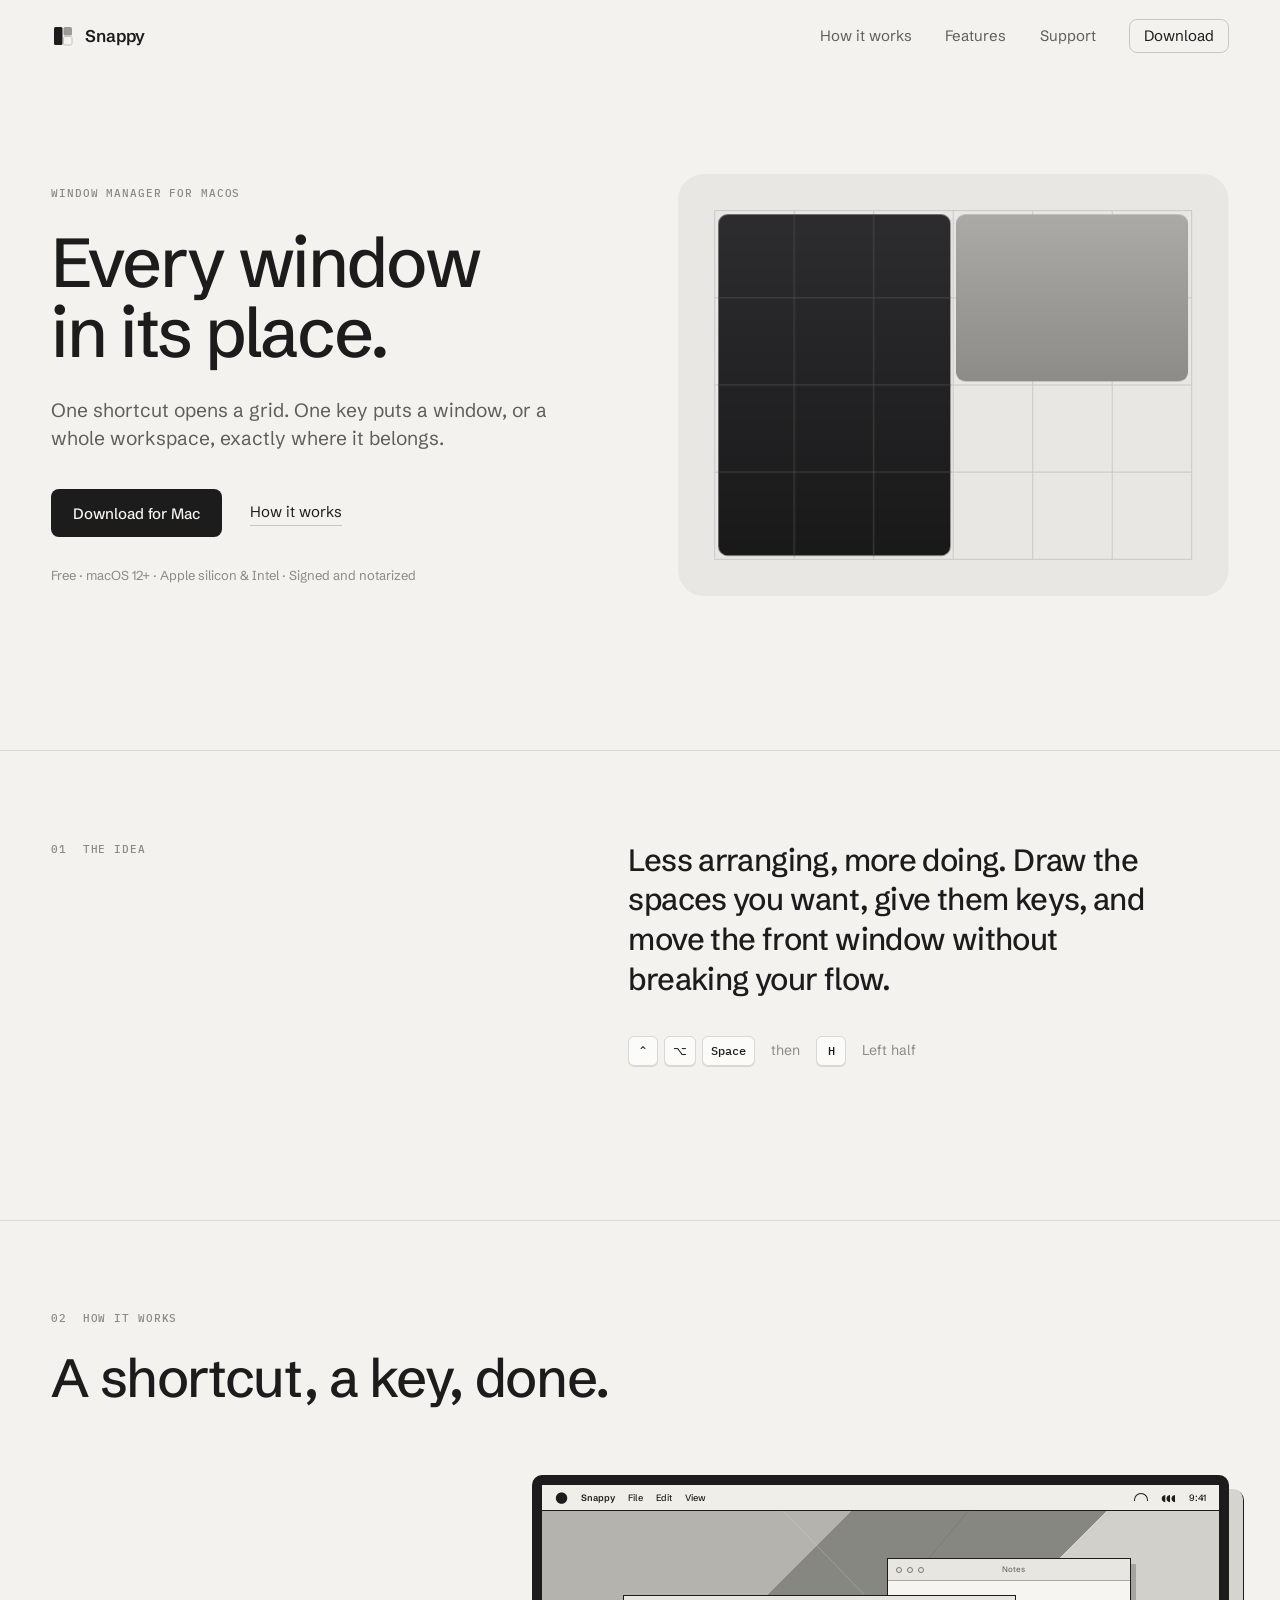
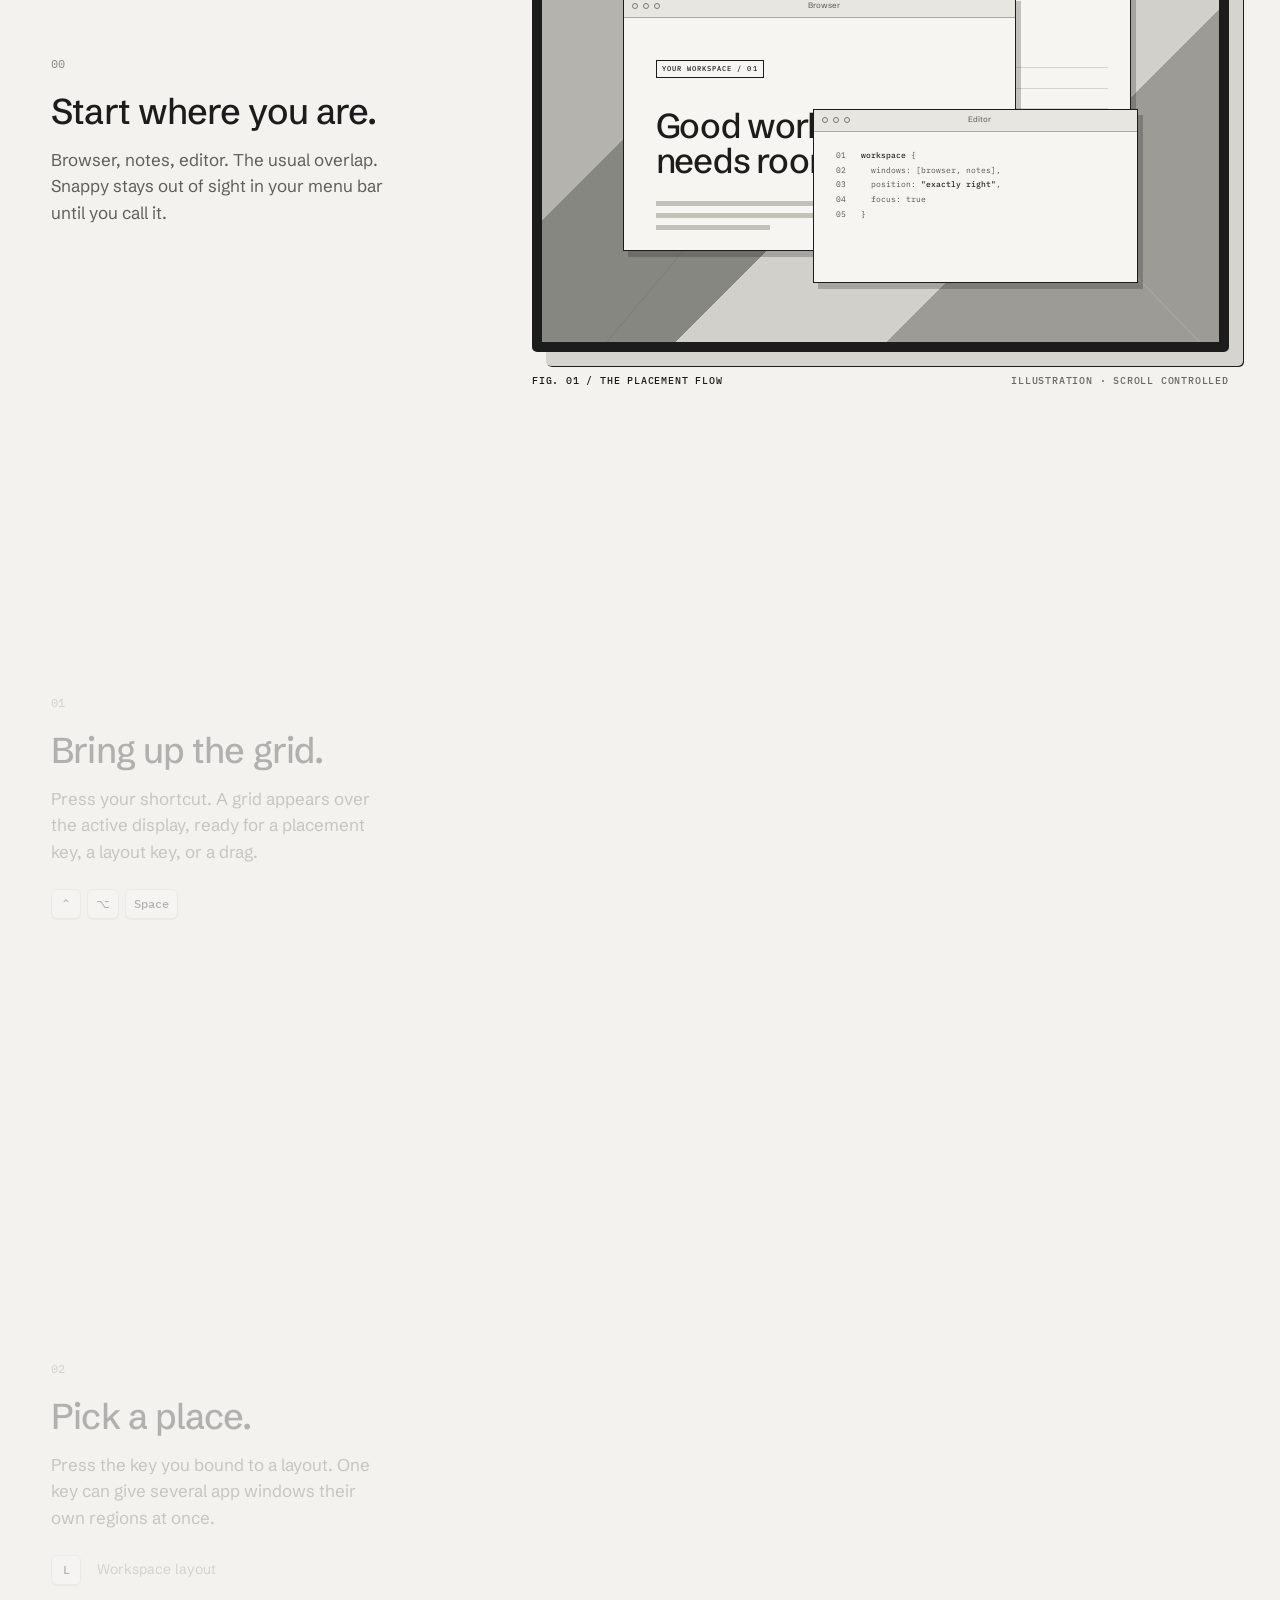
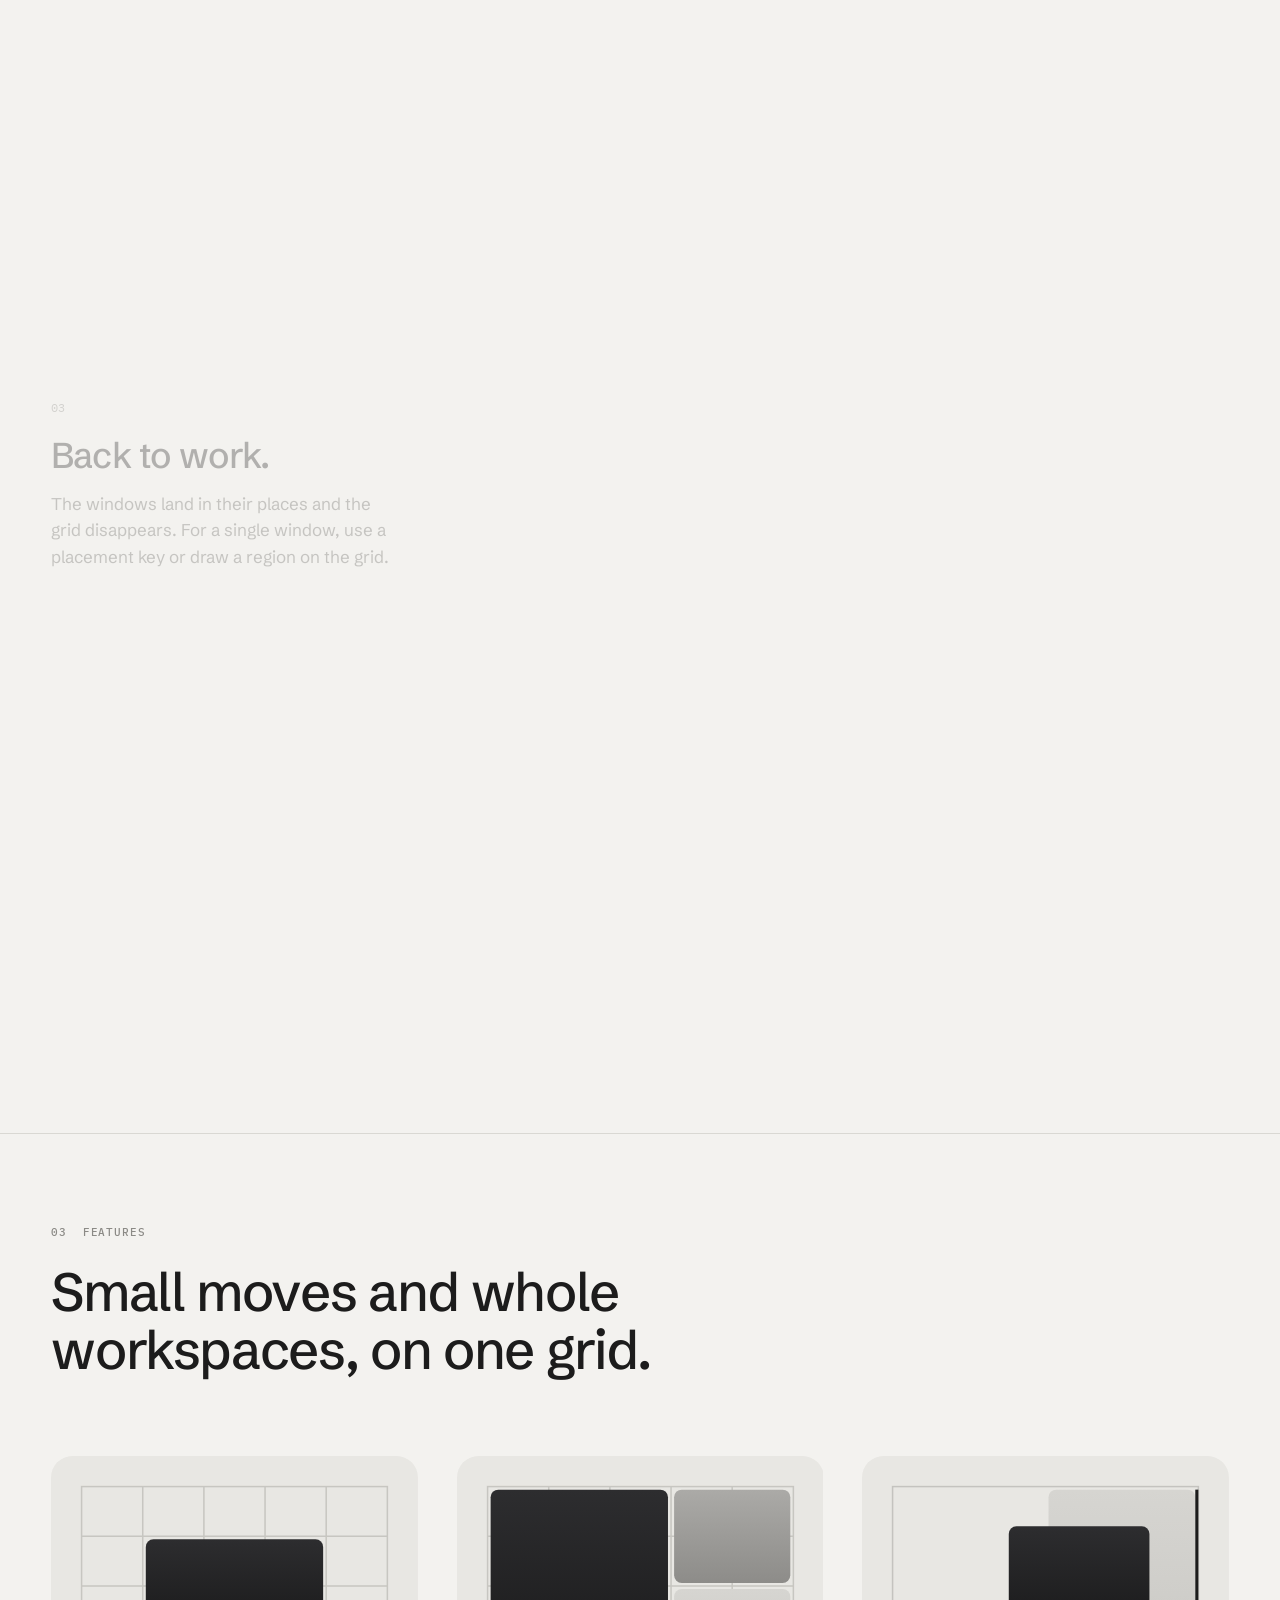
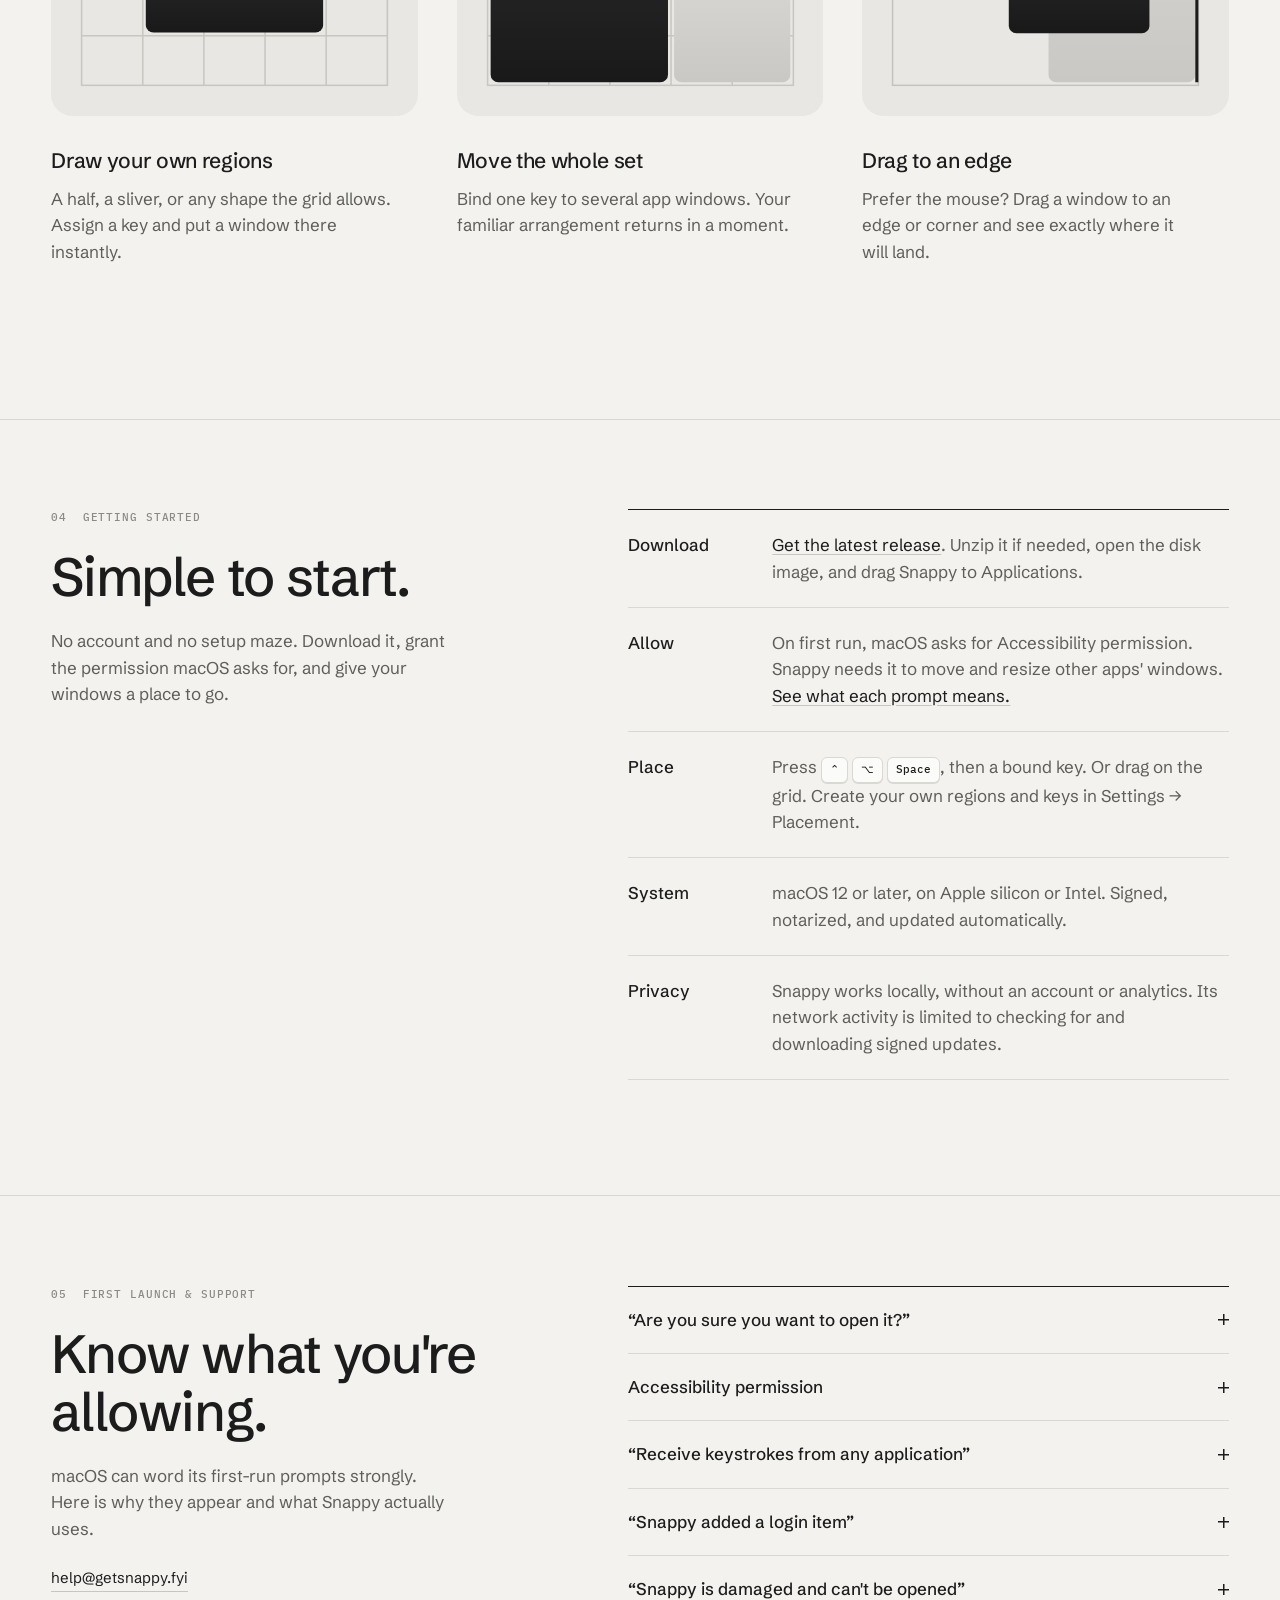
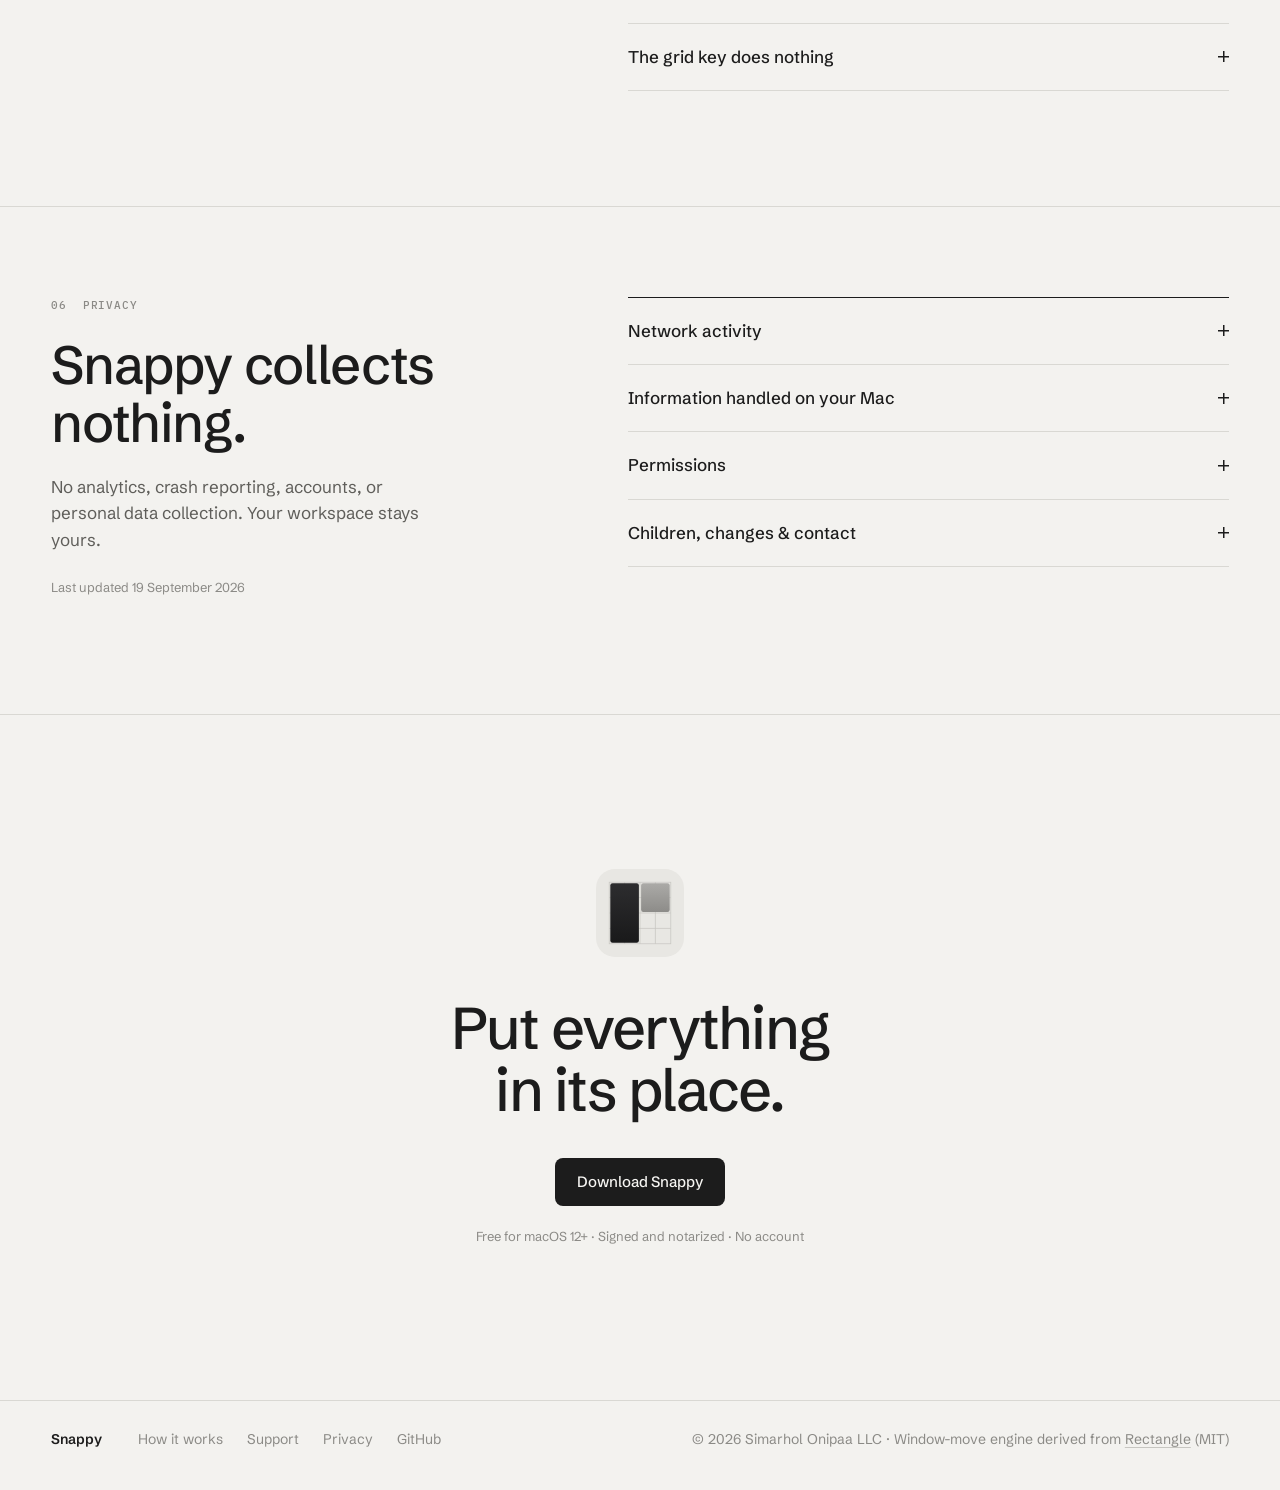
<file: site/index.html>
<!doctype html>
<html lang="en">
<head>
  <meta charset="utf-8">
  <meta name="viewport" content="width=device-width, initial-scale=1">
  <meta name="theme-color" content="#f3f2ef">
  <meta name="description" content="Snappy is a Mac window manager with a grid you control. One shortcut, one key, and every window is exactly where you want it.">
  <title>Snappy — Every window in its place</title>
  <link rel="preconnect" href="https://fonts.googleapis.com">
  <link rel="preconnect" href="https://fonts.gstatic.com" crossorigin>
  <!-- Schibsted Grotesk + Plex Mono, for the page and the walkthrough alike. -->
  <link href="https://fonts.googleapis.com/css2?family=Schibsted+Grotesk:wght@400;500;600&family=IBM+Plex+Mono:wght@400;500;600&display=swap" rel="stylesheet">
  <link rel="icon" href="data:image/svg+xml,%3Csvg xmlns='http://www.w3.org/2000/svg' viewBox='0 0 64 64'%3E%3Crect width='64' height='64' rx='14' fill='%23f1f1ef'/%3E%3Crect x='11' y='11' width='20' height='42' rx='3' fill='%231c1c1c'/%3E%3Crect x='33' y='11' width='20' height='20' rx='3' fill='%239a9a97'/%3E%3C/svg%3E">
  <link rel="stylesheet" href="./style.css">
  <script src="./scroll.js" defer></script>
</head>
<body>
  <svg width="0" height="0" style="position:absolute" aria-hidden="true">
    <defs>
      <linearGradient id="g-ink" x1="0" y1="0" x2="0" y2="1"><stop offset="0" stop-color="#2d2d2f"/><stop offset="1" stop-color="#19191a"/></linearGradient>
      <linearGradient id="g-mid" x1="0" y1="0" x2="0" y2="1"><stop offset="0" stop-color="#abaaa7"/><stop offset="1" stop-color="#8d8c89"/></linearGradient>
      <linearGradient id="g-pale" x1="0" y1="0" x2="0" y2="1"><stop offset="0" stop-color="#d6d5d1"/><stop offset="1" stop-color="#c9c8c4"/></linearGradient>
    </defs>
  </svg>

  <header class="site-header">
    <div class="shell header-inner">
      <a class="brand" href="#top" aria-label="Snappy home">
        <span class="brand-marks" aria-hidden="true">
          <svg class="mark-full" viewBox="0 0 24 24"><rect x="3" y="3" width="8.5" height="18" rx="1.5" fill="#1c1c1c"/><rect x="12.5" y="3" width="8.5" height="8.5" rx="1.5" fill="#9a9a97"/><rect x="12.5" y="12.5" width="8.5" height="8.5" rx="1.5" fill="none" stroke="#c4c3bf"/></svg>
          <svg class="mark-pixel" viewBox="0 0 14 14" shape-rendering="crispEdges"><rect x="0" y="0" width="6" height="14" fill="#1c1c1c"/><rect x="8" y="0" width="6" height="6" fill="#9a9a97"/><rect x="8.5" y="8.5" width="5" height="5" fill="none" stroke="#b9b8b3"/></svg>
        </span>
        <span class="brand-name">Snappy</span>
      </a>
      <nav class="nav" aria-label="Main navigation">
        <a href="#how-it-works">How it works</a>
        <a href="#features">Features</a>
        <a href="#first-launch">Support</a>
        <a class="nav-download" href="https://github.com/travismarceau/snappy/releases/latest/download/Snappy.dmg.zip"><span>Download</span></a>
      </nav>
    </div>
  </header>

  <main id="top">
    <section class="hero" aria-labelledby="hero-title">
      <div class="shell hero-inner">
        <div class="hero-copy">
          <p class="label">Window manager for macOS</p>
          <h1 id="hero-title">Every window<br>in its place.</h1>
          <p class="lede">One shortcut opens a grid. One key puts a window, or a whole workspace, exactly where it belongs.</p>
          <div class="actions">
            <a class="button" href="https://github.com/travismarceau/snappy/releases/latest/download/Snappy.dmg.zip">Download for Mac</a>
            <a class="quiet-link" href="#how-it-works">How it works</a>
          </div>
          <p class="meta">Free · macOS 12+ · Apple silicon &amp; Intel · Signed and notarized</p>
        </div>

        <figure class="hero-art" aria-hidden="true">
          <svg viewBox="0 0 600 460" class="composition">
            <defs><clipPath id="clip-ink"><rect x="44" y="44" width="253" height="372" rx="10"/></clipPath></defs>
            <rect class="plate" x="0" y="0" width="600" height="460" rx="28"/>
            <g class="grid-lines">
              <rect x="40" y="40" width="520" height="380" fill="none"/>
              <path d="M126.7 40V420M213.3 40V420M300 40V420M386.7 40V420M473.3 40V420M40 135H560M40 230H560M40 325H560"/>
            </g>
            <rect class="block b-mid" x="303" y="44" width="253" height="182" rx="10" fill="url(#g-mid)"/>
            <rect class="block b-ink" x="44" y="44" width="253" height="372" rx="10" fill="url(#g-ink)"/>
            <path class="grid-on-ink" clip-path="url(#clip-ink)" d="M126.7 40V420M213.3 40V420M40 135H300M40 230H300M40 325H300"/>
          </svg>
        </figure>
      </div>
    </section>

    <section class="statement" aria-labelledby="statement-title">
      <div class="shell statement-inner">
        <p class="label">01 &nbsp;The idea</p>
        <div>
          <h2 id="statement-title">Less arranging, more doing. Draw the spaces you want, give them keys, and move the front window without breaking your flow.</h2>
          <p class="keyline" aria-label="Press Control, Option, Space, then H for the left half"><kbd>⌃</kbd><kbd>⌥</kbd><kbd>Space</kbd><span>then</span><kbd>H</kbd><span>Left half</span></p>
        </div>
      </div>
    </section>

    <section class="story" id="how-it-works" aria-labelledby="story-title">
      <div class="shell">
        <div class="section-head">
          <p class="label">02 &nbsp;How it works</p>
          <h2 id="story-title">A shortcut, a key, done.</h2>
        </div>
        <div class="story-layout">
          <div class="story-steps">
            <article class="story-step is-active" data-step="0"><span class="step-num">00</span><h3>Start where you are.</h3><p>Browser, notes, editor. The usual overlap. Snappy stays out of sight in your menu bar until you call it.</p></article>
            <article class="story-step" data-step="1"><span class="step-num">01</span><h3>Bring up the grid.</h3><p>Press your shortcut. A grid appears over the active display, ready for a placement key, a layout key, or a drag.</p><div class="step-command"><kbd>⌃</kbd><kbd>⌥</kbd><kbd>Space</kbd></div></article>
            <article class="story-step" data-step="2"><span class="step-num">02</span><h3>Pick a place.</h3><p>Press the key you bound to a layout. One key can give several app windows their own regions at once.</p><div class="step-command"><kbd>L</kbd><span>Workspace layout</span></div></article>
            <article class="story-step" data-step="3"><span class="step-num">03</span><h3>Back to work.</h3><p>The windows land in their places and the grid disappears. For a single window, use a placement key or draw a region on the grid.</p></article>
          </div>
          <div class="story-visual" role="img" aria-label="Illustration of a desktop: Snappy's grid appears, a layout is selected, and windows move into place">
            <div class="desktop-wrap">
              <div class="desktop" id="desktop-demo" data-state="0" aria-hidden="true">
                <div class="menu-bar"><span class="menu-left"><span class="apple">●</span><strong>Snappy</strong><span>File</span><span>Edit</span><span>View</span></span><span class="menu-right"><span class="signal"></span><span>◖◖◖</span><span>9:41</span></span></div>
                <div class="window notes"><div class="window-bar"><i class="dot"></i><i class="dot"></i><i class="dot"></i><span class="window-title">Notes</span></div><div class="notes-body"><b>The plan.</b><span>01 &nbsp; Find some space</span><span>02 &nbsp; Put things there</span><span>03 &nbsp; Get going</span></div></div>
                <div class="window browser"><div class="window-bar"><i class="dot"></i><i class="dot"></i><i class="dot"></i><span class="window-title">Browser</span></div><div class="browser-body"><span class="browser-tag">Your workspace / 01</span><strong>Good work<br>needs room.</strong><span class="body-line"></span><span class="body-line short"></span><span class="body-line tiny"></span></div></div>
                <div class="window code"><div class="window-bar"><i class="dot"></i><i class="dot"></i><i class="dot"></i><span class="window-title">Editor</span></div><div class="code-body"><span>01 &nbsp; <em>workspace</em> {</span><span>02 &nbsp; &nbsp; windows: [browser, notes],</span><span>03 &nbsp; &nbsp; position: <em>"exactly right"</em>,</span><span>04 &nbsp; &nbsp; focus: true</span><span>05 &nbsp; }</span></div></div>
                <div class="story-shade"></div>
                <div class="placement-panel"><div class="panel-head"><b>Snappy</b><span>Layout / active display</span><span>×</span></div><div class="panel-grid"><i></i><i></i><i></i><i></i><i></i><i></i><i></i><i></i><i></i><i></i><i></i><i></i><i></i><i></i><i></i><i></i><i></i><i></i><i></i><i></i><i></i><i></i><i></i><i></i><i></i><i></i><i></i><i></i><i></i><i></i><i></i><i></i><i></i><i></i><i></i><i></i><div class="panel-selection"><strong>L</strong></div><div class="panel-secondary top"></div><div class="panel-secondary bottom"></div></div></div>
              </div>
              <div class="visual-caption"><span>Fig. 01 / The placement flow</span><span>Illustration · scroll controlled</span></div>
            </div>
          </div>
        </div>
      </div>
    </section>

    <section class="features" id="features" aria-labelledby="features-title">
      <div class="shell">
        <div class="section-head">
          <p class="label">03 &nbsp;Features</p>
          <h2 id="features-title">Small moves and whole workspaces, on one grid.</h2>
        </div>
        <div class="feature-grid">
          <article class="feature">
            <svg class="tile" viewBox="0 0 240 170" aria-hidden="true">
              <rect class="plate" width="240" height="170" rx="14"/>
              <g class="grid-lines"><rect x="20" y="20" width="200" height="130" fill="none"/><path d="M60 20V150M100 20V150M140 20V150M180 20V150M20 52.5H220M20 85H220M20 117.5H220"/></g>
              <rect x="62" y="54.5" width="116" height="61" rx="5" fill="url(#g-ink)"/>
            </svg>
            <h3>Draw your own regions</h3>
            <p>A half, a sliver, or any shape the grid allows. Assign a key and put a window there instantly.</p>
          </article>
          <article class="feature">
            <svg class="tile" viewBox="0 0 240 170" aria-hidden="true">
              <rect class="plate" width="240" height="170" rx="14"/>
              <g class="grid-lines"><rect x="20" y="20" width="200" height="130" fill="none"/><path d="M60 20V150M100 20V150M140 20V150M180 20V150M20 52.5H220M20 85H220M20 117.5H220"/></g>
              <rect x="22" y="22" width="116" height="126" rx="5" fill="url(#g-ink)"/>
              <rect x="142" y="22" width="76" height="61" rx="5" fill="url(#g-mid)"/>
              <rect x="142" y="87" width="76" height="61" rx="5" fill="url(#g-pale)"/>
            </svg>
            <h3>Move the whole set</h3>
            <p>Bind one key to several app windows. Your familiar arrangement returns in a moment.</p>
          </article>
          <article class="feature">
            <svg class="tile" viewBox="0 0 240 170" aria-hidden="true">
              <rect class="plate" width="240" height="170" rx="14"/>
              <rect x="20" y="20" width="200" height="130" fill="none" stroke="#c4c3bf"/>
              <rect x="122" y="22" width="96" height="126" rx="5" fill="url(#g-pale)"/>
              <rect x="96" y="46" width="92" height="70" rx="5" fill="url(#g-ink)"/>
              <path d="M219 22V148" stroke="#1c1c1c" stroke-width="2"/>
            </svg>
            <h3>Drag to an edge</h3>
            <p>Prefer the mouse? Drag a window to an edge or corner and see exactly where it will land.</p>
          </article>
        </div>
      </div>
    </section>

    <section class="details" id="details" aria-labelledby="details-title">
      <div class="shell two-col">
        <div class="section-head">
          <p class="label">04 &nbsp;Getting started</p>
          <h2 id="details-title">Simple to start.</h2>
          <p class="section-note">No account and no setup maze. Download it, grant the permission macOS asks for, and give your windows a place to go.</p>
        </div>
        <dl class="spec-list">
          <div class="spec-row"><dt>Download</dt><dd><a href="https://github.com/travismarceau/snappy/releases/latest/download/Snappy.dmg.zip">Get the latest release</a>. Unzip it if needed, open the disk image, and drag Snappy to Applications.</dd></div>
          <div class="spec-row"><dt>Allow</dt><dd>On first run, macOS asks for Accessibility permission. Snappy needs it to move and resize other apps' windows. <a href="#first-launch">See what each prompt means.</a></dd></div>
          <div class="spec-row"><dt>Place</dt><dd>Press <kbd>⌃</kbd> <kbd>⌥</kbd> <kbd>Space</kbd>, then a bound key. Or drag on the grid. Create your own regions and keys in Settings → Placement.</dd></div>
          <div class="spec-row"><dt>System</dt><dd>macOS 12 or later, on Apple silicon or Intel. Signed, notarized, and updated automatically.</dd></div>
          <div class="spec-row"><dt>Privacy</dt><dd>Snappy works locally, without an account or analytics. Its network activity is limited to checking for and downloading signed updates.</dd></div>
        </dl>
      </div>
    </section>

    <section class="info" id="first-launch" aria-labelledby="first-launch-title">
      <div class="shell two-col">
        <div class="section-head">
          <p class="label">05 &nbsp;First launch &amp; support</p>
          <h2 id="first-launch-title">Know what you're allowing.</h2>
          <p class="section-note">macOS can word its first-run prompts strongly. Here is why they appear and what Snappy actually uses.</p>
          <a class="quiet-link" href="mailto:help@getsnappy.fyi">help@getsnappy.fyi</a>
        </div>
        <div class="accordion">
          <details><summary>“Are you sure you want to open it?”</summary><p>Every app downloaded outside the App Store gets this prompt once. Snappy is signed and notarized by Apple. The dialog's “Apple checked it for malicious software” line is the notarization result; “Move to Trash” is a standard button, not a recommendation.</p></details>
          <details><summary>Accessibility permission</summary><p>This is required. It lets Snappy read a window's position and size and move or resize it using the macOS Accessibility API. It does not grant access to your screen contents or files. Without this permission, the grid can appear, but windows cannot move.</p><p>Go to System Settings → Privacy &amp; Security → Accessibility and enable Snappy. If windows stop moving after an update, remove Snappy from that list and add it again.</p></details>
          <details><summary>“Receive keystrokes from any application”</summary><p>This prompt appears if you use the placement grid's bound keys. Snappy listens for the single key you press while the grid is open so it can act on that key instead of typing it into the app behind the panel. It does not record keystrokes or send them anywhere. You can turn off bound keys and drag on the grid instead.</p></details>
          <details><summary>“Snappy added a login item”</summary><p>This only happens if you choose to launch Snappy at login. You can remove it at any time in System Settings → General → Login Items.</p></details>
          <details><summary>“Snappy is damaged and can't be opened”</summary><p>This usually means a tool unpacked the download and stripped its signature metadata. Delete that copy and download the disk image again.</p></details>
          <details><summary>The grid key does nothing</summary><p>That key may not be bound yet. Open Settings → Placement and assign it, or press Escape to close the grid. If keyboard input is unresponsive after a system event, locking and unlocking your Mac can clear macOS Secure Input.</p></details>
        </div>
      </div>
    </section>

    <section class="info" id="privacy" aria-labelledby="privacy-title">
      <div class="shell two-col">
        <div class="section-head">
          <p class="label">06 &nbsp;Privacy</p>
          <h2 id="privacy-title">Snappy collects nothing.</h2>
          <p class="section-note">No analytics, crash reporting, accounts, or personal data collection. Your workspace stays yours.</p>
          <p class="meta">Last updated 19 September 2026</p>
        </div>
        <div class="accordion">
          <details><summary>Network activity</summary><p>Snappy checks getsnappy.fyi for signed software updates and downloads updates from GitHub when one is available. It does not otherwise transmit personal information.</p></details>
          <details><summary>Information handled on your Mac</summary><p>To place a window, Snappy reads the position and size of the frontmost window and your display dimensions through the macOS Accessibility API, then writes a new frame. This happens locally, in the moment, and is never stored or sent anywhere.</p><p>If you create a multi-window layout, the bundle identifiers of the apps you select are saved locally so Snappy can find those windows again. Grid size, margins, key bindings, and layouts are stored in your user Library and app preferences. You can export them to a JSON file yourself; Snappy never uploads them.</p></details>
          <details><summary>Permissions</summary><p>Accessibility is required solely to move and resize windows on your Mac. Launch at login is optional and off by default. If you use bound placement keys, macOS may ask for keyboard input access while the grid is open.</p></details>
          <details><summary>Children, changes &amp; contact</summary><p>Snappy is a utility with no user content or data collection. It is rated 4+, is not directed at children specifically, and collects nothing from anyone. If this policy changes, the updated version will be posted here. Questions can be sent to <a href="mailto:help@getsnappy.fyi">help@getsnappy.fyi</a>.</p></details>
        </div>
      </div>
    </section>

    <section class="closing" aria-labelledby="closing-title">
      <div class="shell closing-inner">
        <svg class="closing-mark" viewBox="0 0 120 120" aria-hidden="true">
          <rect class="plate" width="120" height="120" rx="26"/>
          <g class="grid-lines"><rect x="18" y="18" width="84" height="84" fill="none"/><path d="M39 18V102M60 18V102M81 18V102M18 39H102M18 60H102M18 81H102"/></g>
          <rect x="19.5" y="19.5" width="39" height="81" rx="3" fill="url(#g-ink)"/>
          <rect x="61.5" y="19.5" width="39" height="39" rx="3" fill="url(#g-mid)"/>
        </svg>
        <h2 id="closing-title">Put everything<br>in its place.</h2>
        <a class="button" href="https://github.com/travismarceau/snappy/releases/latest/download/Snappy.dmg.zip">Download Snappy</a>
        <p class="meta">Free for macOS 12+ · Signed and notarized · No account</p>
      </div>
    </section>
  </main>

  <footer class="site-footer">
    <div class="shell footer-inner">
      <span class="footer-brand">Snappy</span>
      <nav class="footer-links" aria-label="Footer"><a href="#how-it-works">How it works</a><a href="#first-launch">Support</a><a href="#privacy">Privacy</a><a href="https://github.com/travismarceau/snappy">GitHub</a></nav>
      <p class="footer-meta">© 2026 Simarhol Onipaa LLC · Window-move engine derived from <a href="https://github.com/rxhanson/Rectangle">Rectangle</a> (MIT)</p>
    </div>
  </footer>
  <script>
    // Header: full at the top of the page, compressed into a slim bar once scrolled.
    (() => {
      const header = document.querySelector('.site-header');
      if (!header) return;
      const update = () => header.classList.toggle('is-compact', scrollY > 24);
      update();
      addEventListener('scroll', update, { passive: true });
    })();

    // Size the tail after the last step so the desktop releases only when that
    // step's text has scrolled up to the desktop's top edge.
    (() => {
      const steps = document.querySelector('.story-steps');
      const visual = document.querySelector('.story-visual');
      const desk = document.getElementById('desktop-demo');
      const last = document.querySelector('.story-step:last-child .step-num');
      if (!steps || !visual || !desk || !last) return;
      const size = () => {
        const after = getComputedStyle(steps, '::after');
        if (after.content === 'none' || innerWidth <= 760) return;
        const current = parseFloat(after.height) || 0;
        const y = el => el.getBoundingClientRect().top + scrollY;
        const base = y(steps) + steps.offsetHeight - current;
        const deskOffset = y(desk) - y(visual);
        const tail = Math.max(0, Math.round(y(last) - deskOffset + visual.offsetHeight - base));
        steps.style.setProperty('--story-tail', tail + 'px');
      };
      addEventListener('load', size);
      addEventListener('resize', size);
      document.fonts && document.fonts.ready.then(size);
    })();
  </script>
</body>
</html>
</file>
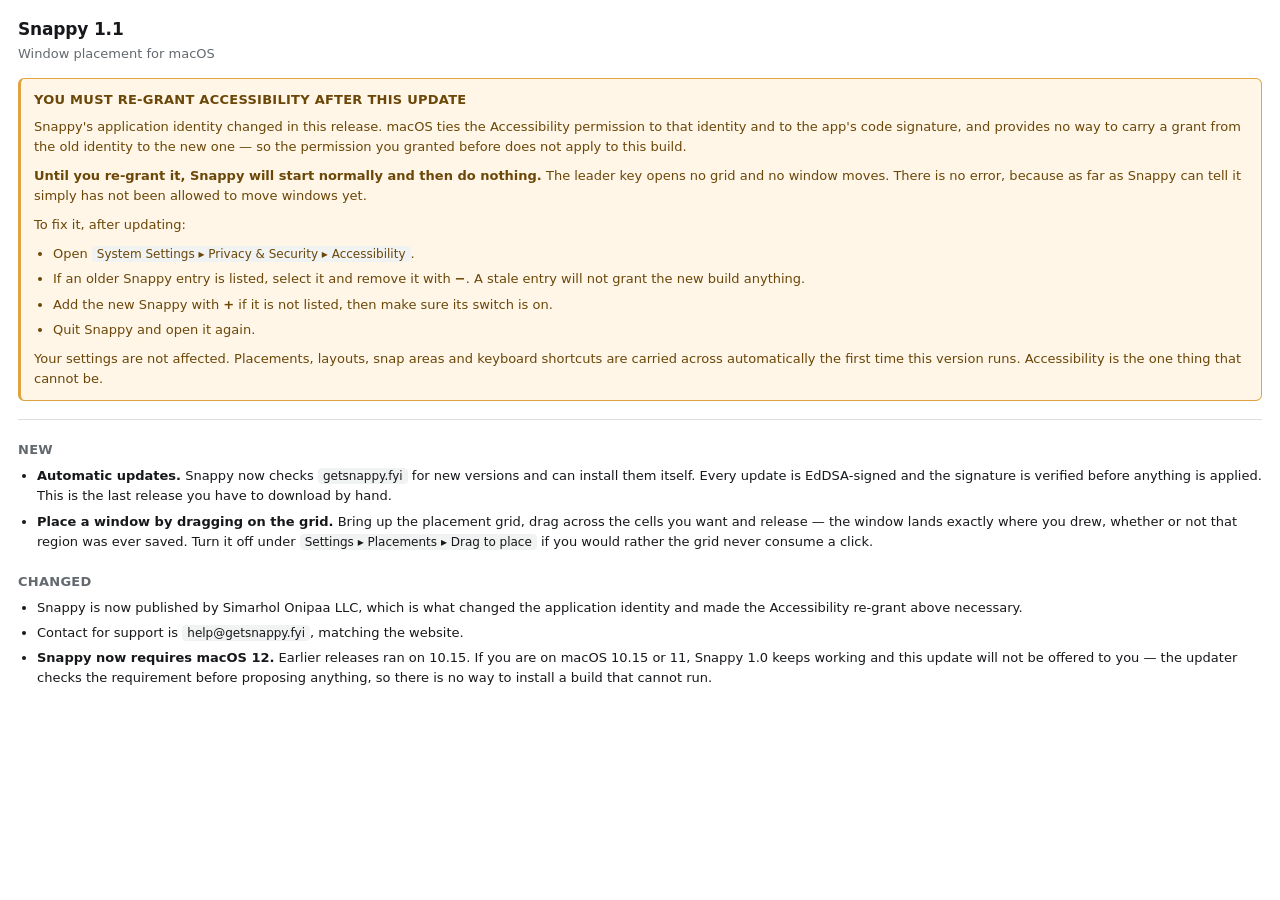
<file: site/releases/v1.1.html>
<!-- Release notes for Snappy 1.1.
     Committed here so the site can serve them, and copied into the appcast by
     scripts/build-direct.sh so Sparkle embeds them in the update dialog. The
     Accessibility section is not optional: the bundle-identifier change in this
     release drops the TCC grant, and a user who skips it gets an app that
     launches and then does nothing. -->
<!doctype html>
<meta charset="utf-8">
<title>Snappy 1.1</title>
<style>
  :root {
    color-scheme: light dark;
    --ink: #16181b;
    --mid: #63696f;
    --surface: #ffffff;
    --hair: #dcdfdf;
    --alert-bg: #fff6e8;
    --alert-edge: #e0a341;
    --alert-ink: #6b4708;
    --code-bg: #f1f3f3;
  }
  @media (prefers-color-scheme: dark) {
    :root {
      --ink: #e8e9eb;
      --mid: #9aa0a6;
      --surface: #191b1f;
      --hair: #2a2d32;
      --alert-bg: #2a2110;
      --alert-edge: #b5822f;
      --alert-ink: #f0d08a;
      --code-bg: #23262b;
    }
  }
  body {
    margin: 0;
    padding: 16px 18px 22px;
    font: 13px/1.55 -apple-system, BlinkMacSystemFont, "SF Pro Text", system-ui, sans-serif;
    color: var(--ink);
    background: var(--surface);
  }
  h1 { font-size: 17px; margin: 0 0 2px; letter-spacing: -0.01em; }
  h2 { font-size: 13px; margin: 20px 0 6px; letter-spacing: 0.02em; text-transform: uppercase; color: var(--mid); }
  p { margin: 0 0 9px; }
  ul { margin: 0 0 9px; padding-left: 19px; }
  li { margin-bottom: 5px; }
  .version-date { color: var(--mid); margin: 0 0 4px; }
  .alert {
    border: 1px solid var(--alert-edge);
    border-left-width: 3px;
    background: var(--alert-bg);
    color: var(--alert-ink);
    border-radius: 6px;
    padding: 11px 13px;
    margin: 14px 0 4px;
  }
  .alert h2 { margin-top: 0; color: inherit; }
  .alert p:last-child, ul:last-child { margin-bottom: 0; }
  .path { background: var(--code-bg); border-radius: 4px; padding: 1px 5px; font-size: 12px; white-space: nowrap; }
  hr { border: 0; border-top: 1px solid var(--hair); margin: 18px 0; }
</style>

<h1>Snappy 1.1</h1>
<p class="version-date">Window placement for macOS</p>

<div class="alert">
  <h2>You must re-grant Accessibility after this update</h2>
  <p>
    Snappy's application identity changed in this release. macOS ties the
    Accessibility permission to that identity and to the app's code signature,
    and provides no way to carry a grant from the old identity to the new one —
    so the permission you granted before does not apply to this build.
  </p>
  <p>
    <strong>Until you re-grant it, Snappy will start normally and then do
    nothing.</strong> The leader key opens no grid and no window moves. There is
    no error, because as far as Snappy can tell it simply has not been allowed
    to move windows yet.
  </p>
  <p>To fix it, after updating:</p>
  <ul>
    <li>Open <span class="path">System Settings ▸ Privacy &amp; Security ▸ Accessibility</span>.</li>
    <li>If an older Snappy entry is listed, select it and remove it with <strong>−</strong>. A stale entry will not grant the new build anything.</li>
    <li>Add the new Snappy with <strong>+</strong> if it is not listed, then make sure its switch is on.</li>
    <li>Quit Snappy and open it again.</li>
  </ul>
  <p>
    Your settings are not affected. Placements, layouts, snap areas and keyboard
    shortcuts are carried across automatically the first time this version runs.
    Accessibility is the one thing that cannot be.
  </p>
</div>

<hr>

<h2>New</h2>
<ul>
  <li>
    <strong>Automatic updates.</strong> Snappy now checks
    <span class="path">getsnappy.fyi</span> for new versions and can install them
    itself. Every update is EdDSA-signed and the signature is verified before
    anything is applied. This is the last release you have to download by hand.
  </li>
  <li>
    <strong>Place a window by dragging on the grid.</strong> Bring up the
    placement grid, drag across the cells you want and release — the window lands
    exactly where you drew, whether or not that region was ever saved. Turn it
    off under <span class="path">Settings ▸ Placements ▸ Drag to place</span> if
    you would rather the grid never consume a click.
  </li>
</ul>

<h2>Changed</h2>
<ul>
  <li>
    Snappy is now published by Simarhol Onipaa LLC, which is what changed the
    application identity and made the Accessibility re-grant above necessary.
  </li>
  <li>
    Contact for support is <span class="path">help@getsnappy.fyi</span>, matching
    the website.
  </li>
  <li>
    <strong>Snappy now requires macOS 12.</strong> Earlier releases ran on 10.15.
    If you are on macOS 10.15 or 11, Snappy 1.0 keeps working and this update
    will not be offered to you — the updater checks the requirement before
    proposing anything, so there is no way to install a build that cannot run.
  </li>
</ul>
</file>
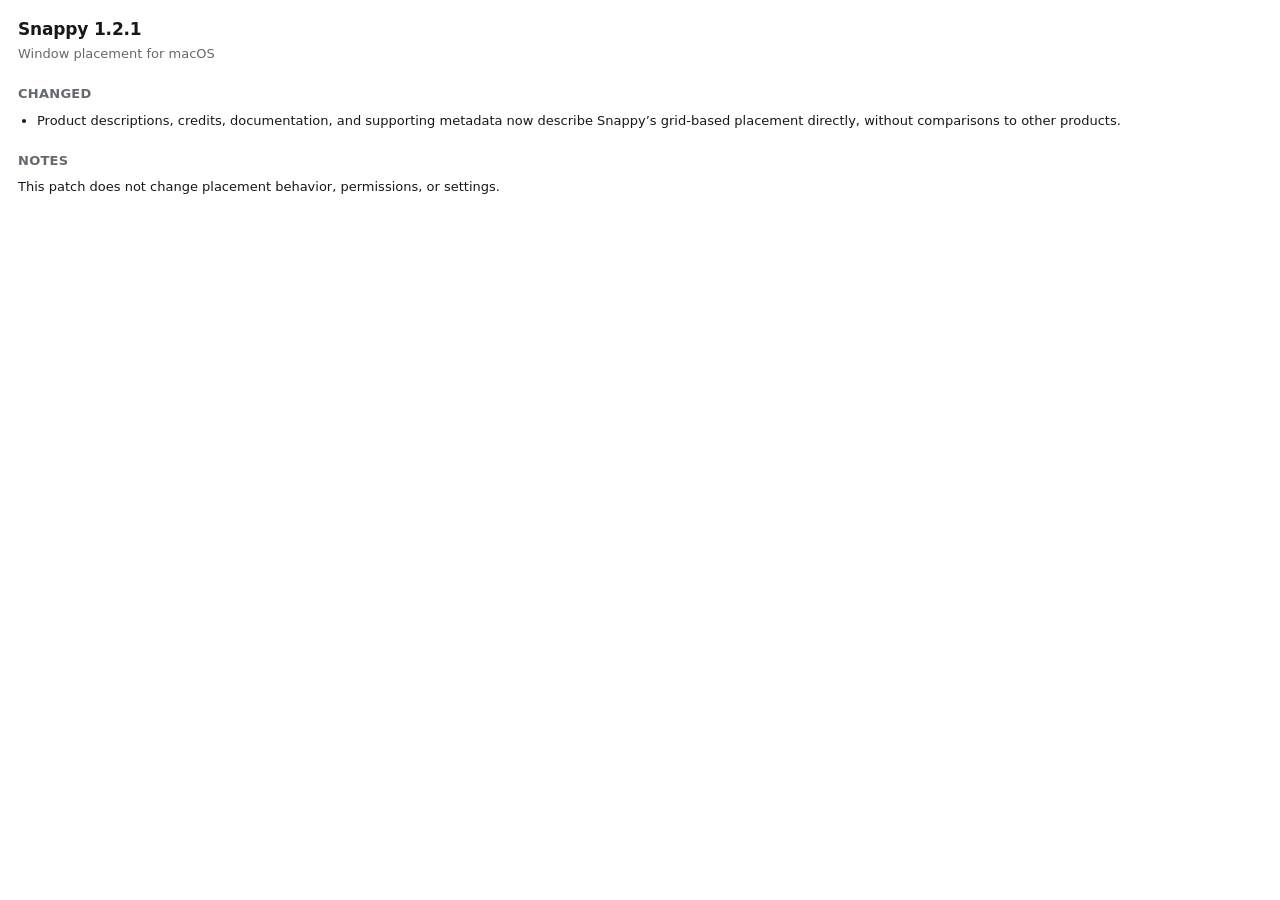
<file: site/releases/v1.2.1.html>
<!-- Snappy 1.2.1 release notes. -->
<!doctype html>
<meta charset="utf-8">
<title>Snappy 1.2.1</title>
<style>
  :root {
    color-scheme: light dark;
    --ink: #16181b;
    --mid: #63696f;
    --surface: #ffffff;
  }
  @media (prefers-color-scheme: dark) {
    :root {
      --ink: #e8e9eb;
      --mid: #9aa0a6;
      --surface: #191b1f;
    }
  }
  body {
    margin: 0;
    padding: 16px 18px 22px;
    font: 13px/1.55 -apple-system, BlinkMacSystemFont, "SF Pro Text", system-ui, sans-serif;
    color: var(--ink);
    background: var(--surface);
  }
  h1 { font-size: 17px; margin: 0 0 2px; letter-spacing: -0.01em; }
  h2 { font-size: 13px; margin: 20px 0 6px; letter-spacing: 0.02em; text-transform: uppercase; color: var(--mid); }
  p { margin: 0 0 9px; }
  ul { margin: 0 0 9px; padding-left: 19px; }
  li { margin-bottom: 5px; }
  .version-date { color: var(--mid); margin: 0 0 4px; }
</style>

<h1>Snappy 1.2.1</h1>
<p class="version-date">Window placement for macOS</p>

<h2>Changed</h2>
<ul>
  <li>
    Product descriptions, credits, documentation, and supporting metadata now
    describe Snappy’s grid-based placement directly, without comparisons to
    other products.
  </li>
</ul>

<h2>Notes</h2>
<p>This patch does not change placement behavior, permissions, or settings.</p>
</file>
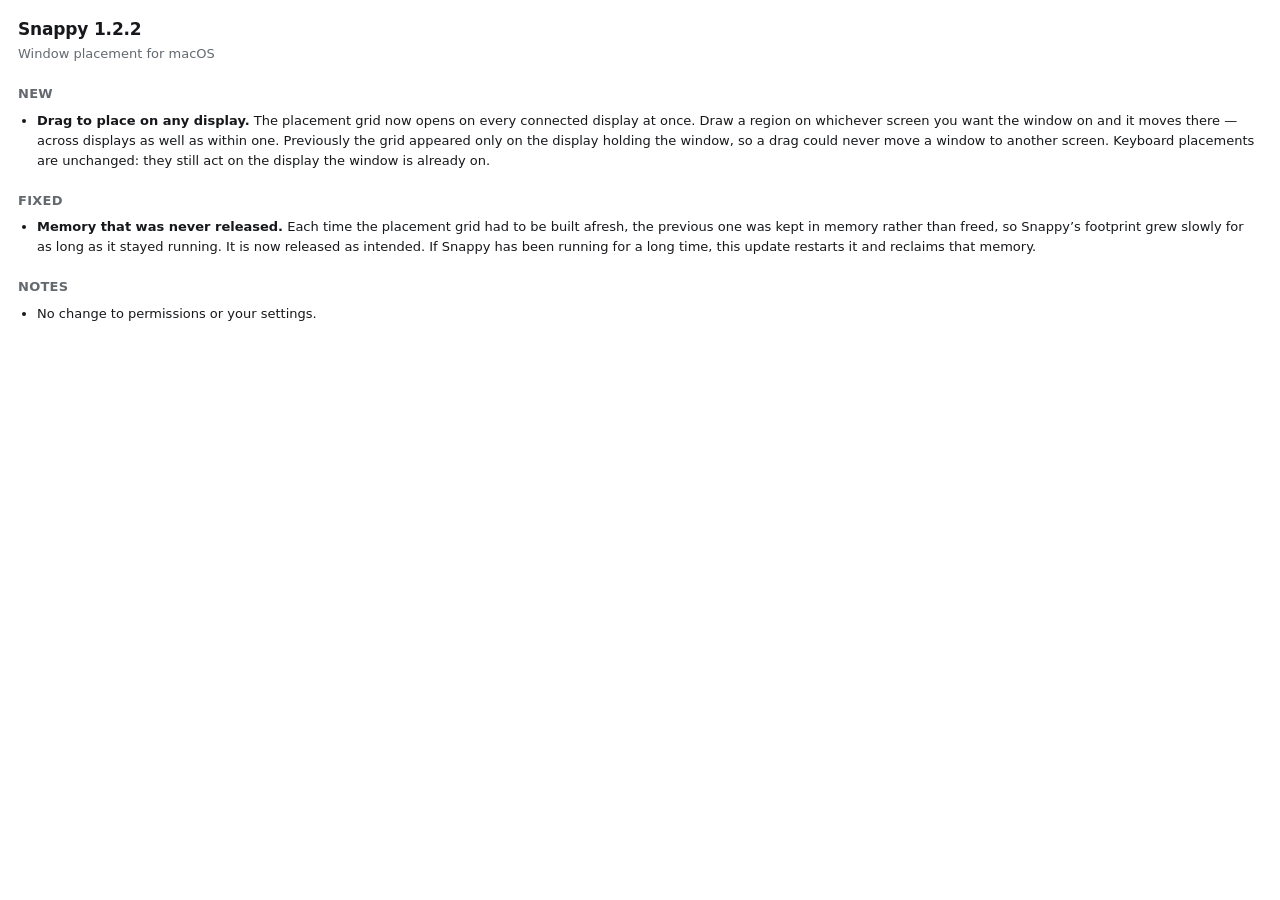
<file: site/releases/v1.2.2.html>
<!-- Snappy 1.2.1 release notes. -->
<!doctype html>
<meta charset="utf-8">
<title>Snappy 1.2.1</title>
<style>
  :root {
    color-scheme: light dark;
    --ink: #16181b;
    --mid: #63696f;
    --surface: #ffffff;
  }
  @media (prefers-color-scheme: dark) {
    :root {
      --ink: #e8e9eb;
      --mid: #9aa0a6;
      --surface: #191b1f;
    }
  }
  body {
    margin: 0;
    padding: 16px 18px 22px;
    font: 13px/1.55 -apple-system, BlinkMacSystemFont, "SF Pro Text", system-ui, sans-serif;
    color: var(--ink);
    background: var(--surface);
  }
  h1 { font-size: 17px; margin: 0 0 2px; letter-spacing: -0.01em; }
  h2 { font-size: 13px; margin: 20px 0 6px; letter-spacing: 0.02em; text-transform: uppercase; color: var(--mid); }
  p { margin: 0 0 9px; }
  ul { margin: 0 0 9px; padding-left: 19px; }
  li { margin-bottom: 5px; }
  .version-date { color: var(--mid); margin: 0 0 4px; }
</style>

<h1>Snappy 1.2.2</h1>
<p class="version-date">Window placement for macOS</p>

<h2>New</h2>
<ul>
  <li>
    <strong>Drag to place on any display.</strong> The placement grid now opens
    on every connected display at once. Draw a region on whichever screen you
    want the window on and it moves there — across displays as well as within
    one. Previously the grid appeared only on the display holding the window, so
    a drag could never move a window to another screen. Keyboard placements are
    unchanged: they still act on the display the window is already on.
  </li>
</ul>

<h2>Fixed</h2>
<ul>
  <li>
    <strong>Memory that was never released.</strong> Each time the placement
    grid had to be built afresh, the previous one was kept in memory rather than
    freed, so Snappy’s footprint grew slowly for as long as it stayed running. It
    is now released as intended. If Snappy has been running for a long time, this
    update restarts it and reclaims that memory.
  </li>
</ul>

<h2>Notes</h2>
<ul>
  <li>No change to permissions or your settings.</li>
</ul>
</file>
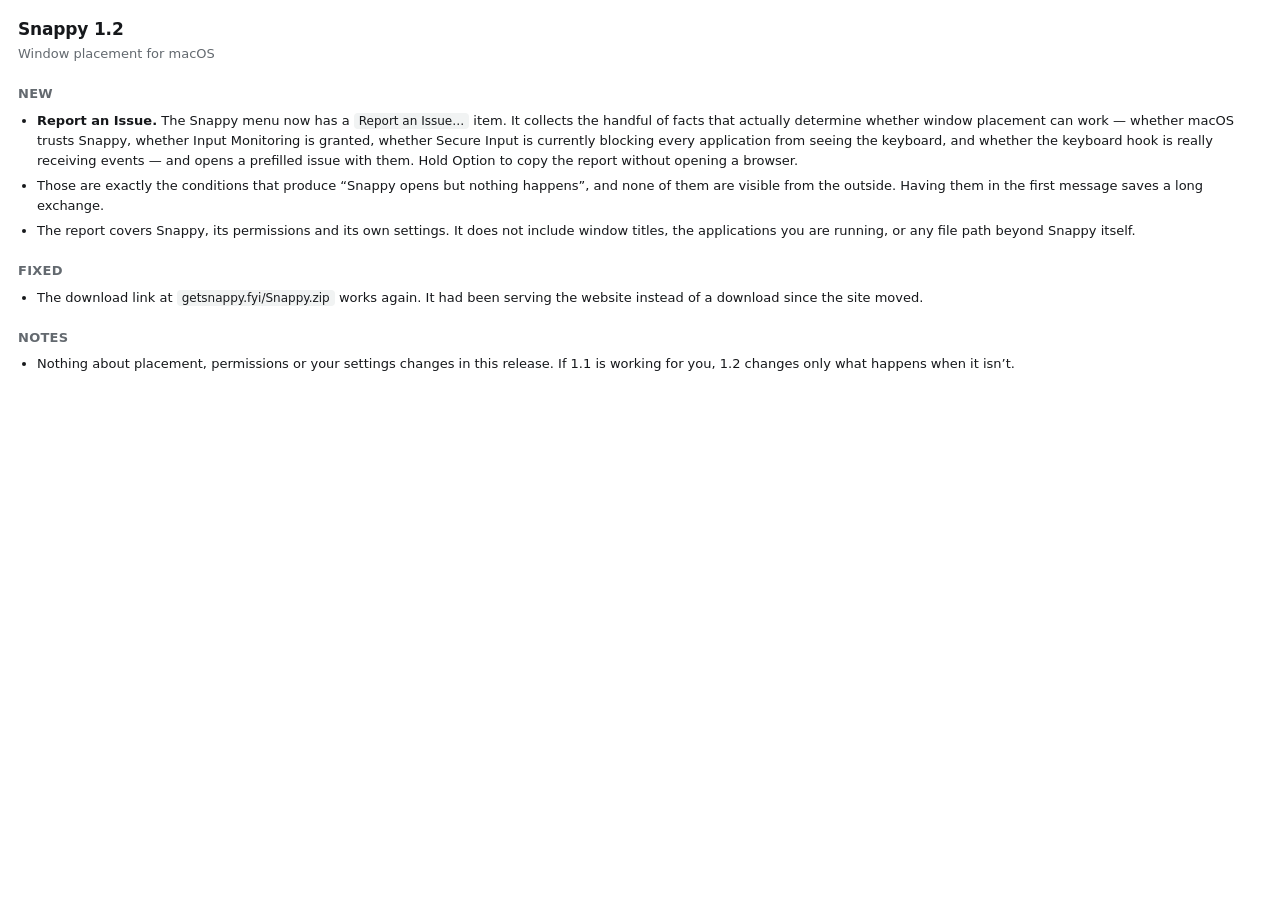
<file: site/releases/v1.2.html>
<!-- Release notes for Snappy 1.2.
     Committed here so the site can serve them, and copied into the appcast by
     scripts/build-direct.sh so Sparkle embeds them in the update dialog. The
     Keep this aligned with v1.2.md; Sparkle embeds this version in its update
     dialog while the GitHub release uses the Markdown version. -->
<!doctype html>
<meta charset="utf-8">
<title>Snappy 1.2</title>
<style>
  :root {
    color-scheme: light dark;
    --ink: #16181b;
    --mid: #63696f;
    --surface: #ffffff;
    --hair: #dcdfdf;
    --alert-bg: #fff6e8;
    --alert-edge: #e0a341;
    --alert-ink: #6b4708;
    --code-bg: #f1f3f3;
  }
  @media (prefers-color-scheme: dark) {
    :root {
      --ink: #e8e9eb;
      --mid: #9aa0a6;
      --surface: #191b1f;
      --hair: #2a2d32;
      --alert-bg: #2a2110;
      --alert-edge: #b5822f;
      --alert-ink: #f0d08a;
      --code-bg: #23262b;
    }
  }
  body {
    margin: 0;
    padding: 16px 18px 22px;
    font: 13px/1.55 -apple-system, BlinkMacSystemFont, "SF Pro Text", system-ui, sans-serif;
    color: var(--ink);
    background: var(--surface);
  }
  h1 { font-size: 17px; margin: 0 0 2px; letter-spacing: -0.01em; }
  h2 { font-size: 13px; margin: 20px 0 6px; letter-spacing: 0.02em; text-transform: uppercase; color: var(--mid); }
  p { margin: 0 0 9px; }
  ul { margin: 0 0 9px; padding-left: 19px; }
  li { margin-bottom: 5px; }
  .version-date { color: var(--mid); margin: 0 0 4px; }
  .alert {
    border: 1px solid var(--alert-edge);
    border-left-width: 3px;
    background: var(--alert-bg);
    color: var(--alert-ink);
    border-radius: 6px;
    padding: 11px 13px;
    margin: 14px 0 4px;
  }
  .alert h2 { margin-top: 0; color: inherit; }
  .alert p:last-child, ul:last-child { margin-bottom: 0; }
  .path { background: var(--code-bg); border-radius: 4px; padding: 1px 5px; font-size: 12px; white-space: nowrap; }
  hr { border: 0; border-top: 1px solid var(--hair); margin: 18px 0; }
</style>

<h1>Snappy 1.2</h1>
<p class="version-date">Window placement for macOS</p>

<h2>New</h2>
<ul>
  <li>
    <strong>Report an Issue.</strong> The Snappy menu now has a
    <span class="path">Report an Issue…</span> item. It collects the handful of
    facts that actually determine whether window placement can work — whether
    macOS trusts Snappy, whether Input Monitoring is granted, whether Secure
    Input is currently blocking every application from seeing the keyboard, and
    whether the keyboard hook is really receiving events — and opens a prefilled
    issue with them. Hold Option to copy the report without opening a browser.
  </li>
  <li>
    Those are exactly the conditions that produce “Snappy opens but nothing
    happens”, and none of them are visible from the outside. Having them in the
    first message saves a long exchange.
  </li>
  <li>
    The report covers Snappy, its permissions and its own settings. It does not
    include window titles, the applications you are running, or any file path
    beyond Snappy itself.
  </li>
</ul>

<h2>Fixed</h2>
<ul>
  <li>
    The download link at <span class="path">getsnappy.fyi/Snappy.zip</span>
    works again. It had been serving the website instead of a download since the
    site moved.
  </li>
</ul>

<h2>Notes</h2>
<ul>
  <li>
    Nothing about placement, permissions or your settings changes in this
    release. If 1.1 is working for you, 1.2 changes only what happens when it
    isn’t.
  </li>
</ul>
</file>
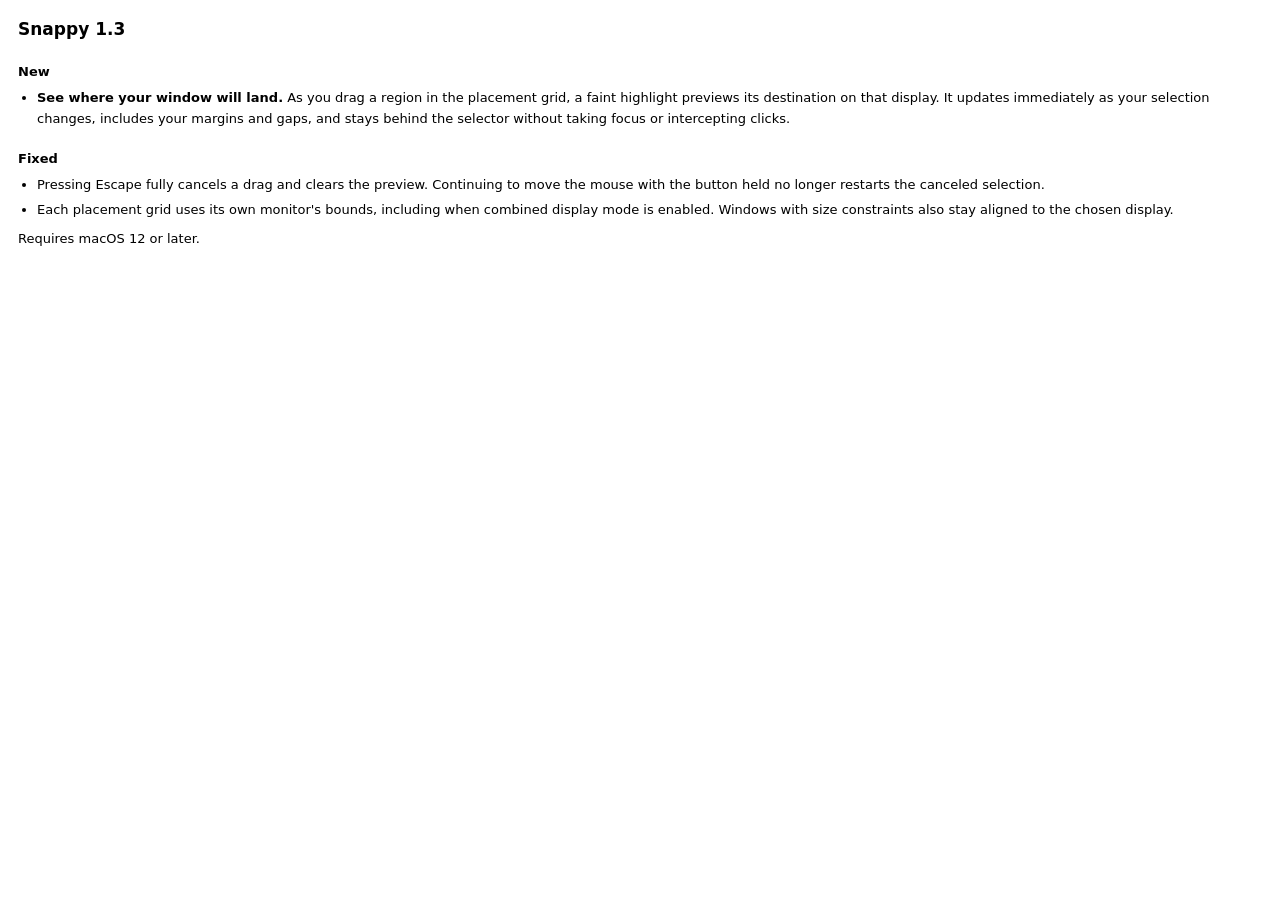
<file: site/releases/v1.3.html>
<!doctype html>
<meta charset="utf-8">
<title>Snappy 1.3</title>
<style>
  :root { color-scheme: light dark; }
  body {
    margin: 0;
    padding: 16px 18px 22px;
    font: 13px/1.55 -apple-system, BlinkMacSystemFont, "SF Pro Text", system-ui, sans-serif;
  }
  h1 { font-size: 17px; margin: 0 0 2px; }
  h2 { font-size: 13px; margin: 20px 0 6px; }
  p { margin: 0 0 9px; }
  ul { margin: 0 0 9px; padding-left: 19px; }
  li { margin-bottom: 5px; }
</style>

<h1>Snappy 1.3</h1>

<h2>New</h2>
<ul>
  <li><strong>See where your window will land.</strong> As you drag a region in the placement grid, a faint highlight previews its destination on that display. It updates immediately as your selection changes, includes your margins and gaps, and stays behind the selector without taking focus or intercepting clicks.</li>
</ul>

<h2>Fixed</h2>
<ul>
  <li>Pressing Escape fully cancels a drag and clears the preview. Continuing to move the mouse with the button held no longer restarts the canceled selection.</li>
  <li>Each placement grid uses its own monitor's bounds, including when combined display mode is enabled. Windows with size constraints also stay aligned to the chosen display.</li>
</ul>

<p>Requires macOS 12 or later.</p>
</file>
<file: site/style.css>
/* Snappy — quiet, monochrome, built from the app icon's grammar:
   a hairline grid on a pale plate, filled by a few flat grey planes. */
:root{
  --paper:#f3f2ef;--plate:#e8e7e3;--ink:#1c1c1c;--text:#2b2b2a;--soft:#5f5e5a;--muted:#8b8a86;
  --rule:#d9d8d3;--grid:#c7c6c1;
  --sans:'Schibsted Grotesk',system-ui,sans-serif;--code:'IBM Plex Mono',ui-monospace,monospace;
  --gutter:clamp(20px,4vw,56px);--section:clamp(96px,12vw,176px)
}
*{box-sizing:border-box}
html{scroll-behavior:smooth;scroll-padding-top:36px}
body{margin:0;background:var(--paper);color:var(--text);font-family:var(--sans);font-size:17px;line-height:1.55;-webkit-font-smoothing:antialiased;text-rendering:optimizeLegibility}
a{color:inherit;text-decoration:none}
a:focus-visible,summary:focus-visible{outline:1.5px solid var(--ink);outline-offset:4px;border-radius:2px}
h1,h2,h3{font-weight:500;color:var(--ink);letter-spacing:-.025em;margin:0}
.shell{width:min(100% - var(--gutter)*2,1280px);margin-inline:auto}

/* Shared pieces */
.label{margin:0;font-family:var(--code);font-size:11px;font-weight:500;letter-spacing:.08em;text-transform:uppercase;color:var(--muted)}
.meta{margin:0;font-size:13px;color:var(--muted)}
.button{display:inline-flex;align-items:center;height:48px;padding:0 22px;border-radius:8px;background:var(--ink);color:#f7f6f3;font-size:15px;font-weight:500;letter-spacing:-.005em;transition:background .2s}
.button:hover{background:#3a3a39}
.quiet-link{font-size:15px;color:var(--ink);border-bottom:1px solid var(--grid);padding-bottom:2px;transition:border-color .2s}
.quiet-link:hover{border-color:var(--ink)}
kbd{font-family:var(--code);font-size:12px;font-weight:500;min-width:30px;height:30px;display:inline-grid;place-items:center;padding:0 8px;border-radius:6px;background:#fbfbf9;color:var(--ink);border:1px solid var(--rule);box-shadow:0 1px 0 var(--rule)}
.plate{fill:var(--plate)}
.grid-lines{stroke:var(--grid);stroke-width:1;fill:none}
.grid-on-ink{stroke:#4a4a4a;stroke-width:1;fill:none}
.section-head h2{font-size:clamp(34px,4.2vw,56px);line-height:1.08;margin-top:22px;max-width:20ch}
.section-note{margin:22px 0 0;max-width:40ch;color:var(--soft)}

/* Header: the full header at the top of the page; once scrolled it compresses into a
   slim bar like the Mac menu bar. The 14px mark and the 14.2px text (10px capitals)
   share a centre line in the 36px bar. */
.site-header{--bar:36px;--ease:cubic-bezier(.22,1,.36,1);position:fixed;inset:0 0 auto;z-index:50;border-bottom:1px solid transparent;transition:background .45s var(--ease),border-color .45s var(--ease)}
.site-header:before{content:'';position:absolute;inset:0;z-index:-1;opacity:0;-webkit-backdrop-filter:saturate(1.4) blur(12px);backdrop-filter:saturate(1.4) blur(12px);transition:opacity .45s var(--ease)}
.header-inner{height:72px;display:flex;align-items:center;justify-content:space-between;gap:24px;transition:height .5s var(--ease)}
.brand{display:inline-flex;align-items:center;gap:10px;font-weight:600;font-size:17px;color:var(--ink);letter-spacing:-.01em;transition:gap .5s var(--ease),font-size .5s var(--ease)}
.brand-marks{position:relative;width:24px;height:24px;flex:none;transition:width .5s var(--ease),height .5s var(--ease)}
.brand-marks svg{position:absolute;inset:0;width:100%;height:100%;transition:opacity .35s var(--ease)}
.mark-pixel{opacity:0}
.nav{display:flex;align-items:center;gap:clamp(18px,2.6vw,36px);font-size:15px;color:var(--soft);transition:gap .5s var(--ease),font-size .5s var(--ease)}
.nav a{transition:color .2s}.nav a:hover{color:var(--ink)}
.nav .nav-download{display:inline-flex;align-items:center;height:34px;padding:0 14px;color:var(--ink);border:1px solid var(--grid);border-radius:8px;transition:padding .5s var(--ease),border-color .35s var(--ease),color .35s var(--ease)}
.nav .nav-download:hover{border-color:var(--ink)}

.site-header.is-compact{background:rgba(243,242,239,.84);border-bottom-color:var(--rule)}
.is-compact:before{opacity:1}
.is-compact .header-inner{height:var(--bar)}
.is-compact .brand{gap:8px;font-size:14.2px}
.is-compact .brand-marks{width:14px;height:14px}
.is-compact .mark-full{opacity:0}.is-compact .mark-pixel{opacity:1}
.is-compact .nav{gap:clamp(16px,2.2vw,28px);font-size:14.2px}
.is-compact .nav .nav-download{padding:0;border-color:transparent;color:var(--soft)}
.is-compact .nav .nav-download:hover{color:var(--ink);border-color:transparent}

/* Hero */
main{padding-top:72px}
.hero{padding:clamp(48px,8vw,120px) 0 var(--section)}
.hero-inner{display:grid;grid-template-columns:minmax(0,1fr) minmax(0,1fr);gap:clamp(40px,6vw,96px);align-items:center}
.hero h1{font-size:clamp(44px,5.4vw,80px);line-height:1.02;letter-spacing:-.035em;margin:24px 0 28px}
.lede{font-size:clamp(18px,1.5vw,21px);line-height:1.5;color:var(--soft);max-width:30em;margin:0 0 36px}
.actions{display:flex;align-items:center;gap:28px;flex-wrap:wrap;margin-bottom:28px}
.hero-art{margin:0}
.composition{width:100%;height:auto;display:block}
.composition .block{animation:settle 1.1s cubic-bezier(.22,1,.36,1) both}
.composition .b-ink{animation-delay:.15s}.composition .b-mid{animation-delay:.35s}
.composition .grid-on-ink{animation:fade .8s .7s both}
@keyframes settle{from{opacity:0;transform:translateY(14px)}to{opacity:1;transform:none}}
@keyframes fade{from{opacity:0}to{opacity:1}}

/* Statement */
.statement{border-top:1px solid var(--rule);padding:clamp(56px,7vw,96px) 0 var(--section)}
.statement-inner{display:grid;grid-template-columns:minmax(0,5fr) minmax(0,6fr);gap:clamp(40px,6vw,96px)}
.statement h2{font-size:clamp(24px,2.4vw,34px);line-height:1.3;letter-spacing:-.02em;max-width:28ch}
.keyline{display:flex;align-items:center;flex-wrap:wrap;gap:6px;margin:36px 0 0;font-size:14px;color:var(--muted)}
.keyline span{margin:0 10px}

/* Story: the step text. The desktop walkthrough itself is styled further down. */
.story{border-top:1px solid var(--rule);padding:clamp(56px,7vw,96px) 0 var(--section)}
.story-layout{display:grid;grid-template-columns:minmax(280px,.58fr) minmax(0,1fr);gap:clamp(35px,6vw,95px);align-items:start}
.story-steps{position:relative}
.story-step{min-height:74vh;display:flex;flex-direction:column;align-items:flex-start;justify-content:center;max-width:400px;padding:50px 0;transition:opacity .3s}
.story-enhanced .story-step{opacity:.3}.story-enhanced .story-step.is-active{opacity:1}
.story-step:last-child{min-height:62vh}
.step-num{font-family:var(--code);font-size:12px;color:var(--muted);margin-bottom:18px}
.story-step h3{font-size:clamp(28px,2.8vw,40px);line-height:1.1;margin-bottom:16px}
.story-step p{margin:0;color:var(--soft);max-width:34ch}
.step-command{display:inline-flex;align-items:center;gap:6px;margin-top:24px}
.step-command span{font-size:14px;color:var(--muted);margin-left:10px}

/* Features */
.features{border-top:1px solid var(--rule);padding:clamp(56px,7vw,96px) 0 var(--section)}
.feature-grid{display:grid;grid-template-columns:repeat(3,1fr);gap:clamp(24px,3vw,48px);margin-top:clamp(48px,6vw,80px)}
.tile{width:100%;height:auto;display:block;margin-bottom:28px}
.feature h3{font-size:21px;letter-spacing:-.015em;margin-bottom:10px}
.feature p{margin:0;color:var(--soft);max-width:34ch}

/* Details, support, privacy */
.details,.info{border-top:1px solid var(--rule);padding:clamp(56px,7vw,96px) 0 clamp(80px,9vw,128px)}
.two-col{display:grid;grid-template-columns:minmax(0,5fr) minmax(0,6fr);gap:clamp(40px,6vw,96px)}
.two-col .section-head .quiet-link,.two-col .section-head .meta{display:inline-block;margin-top:24px}
.spec-list{margin:0;border-top:1px solid var(--ink)}
.spec-row{display:grid;grid-template-columns:120px 1fr;gap:24px;padding:22px 0;border-bottom:1px solid var(--rule)}
.spec-row dt{font-weight:500;color:var(--ink)}
.spec-row dd{margin:0;color:var(--soft)}
.spec-row a,.accordion a{color:var(--ink);text-decoration:underline;text-decoration-color:var(--grid);text-underline-offset:3px}
.spec-row kbd{height:26px;min-width:26px;font-size:11px}
.accordion{border-top:1px solid var(--ink)}
.accordion details{border-bottom:1px solid var(--rule)}
.accordion summary{cursor:pointer;list-style:none;display:flex;justify-content:space-between;align-items:center;gap:24px;padding:20px 0;font-weight:500;color:var(--ink)}
.accordion summary::-webkit-details-marker{display:none}
.accordion summary:after{content:'';flex:none;width:11px;height:11px;background:linear-gradient(var(--ink),var(--ink)) center/100% 1.5px no-repeat,linear-gradient(var(--ink),var(--ink)) center/1.5px 100% no-repeat;transition:transform .25s}
.accordion details[open] summary:after{transform:rotate(45deg)}
.accordion details p{margin:0 32px 20px 0;color:var(--soft);font-size:16px}
.accordion details p+p{margin-top:-8px}

/* Closing */
.closing{border-top:1px solid var(--rule);padding:var(--section) 0}
.closing-inner{display:flex;flex-direction:column;align-items:center;text-align:center}
.closing-mark{width:88px;height:88px;margin-bottom:40px}
.closing h2{font-size:clamp(36px,4.6vw,64px);line-height:1.06;letter-spacing:-.03em;margin-bottom:36px;max-width:14ch}
.closing .meta{margin-top:20px}

/* Footer */
.site-footer{border-top:1px solid var(--rule);padding:28px 0 40px;font-size:14px;color:var(--muted)}
.footer-inner{display:flex;flex-wrap:wrap;align-items:baseline;gap:16px 36px}
.footer-brand{font-weight:600;color:var(--ink)}
.footer-links{display:flex;gap:24px;flex-wrap:wrap}
.footer-links a:hover,.footer-meta a:hover{color:var(--ink)}
.footer-meta{margin:0 0 0 auto}
.footer-meta a{text-decoration:underline;text-decoration-color:var(--grid);text-underline-offset:3px}

/* ---------------------------------------------------------------------------
   Desktop walkthrough. It keeps its own colour tokens, scoped to .story-visual,
   so the page palette can change without disturbing the animation.
   --------------------------------------------------------------------------- */
.story-visual{--paper:#e9e8e3;--white:#f8f7f3;--ink:#1c1c1c;--soft:#494949;--muted:#686864;--line:#bcbcb6;--gray:#aaa9a4;--display:'Schibsted Grotesk',system-ui,sans-serif;--body:'Schibsted Grotesk',system-ui,sans-serif;--mono:'IBM Plex Mono',monospace;font-family:var(--body);font-size:16px;line-height:1.5;color:var(--ink)}
.story-visual{position:sticky;top:clamp(90px,11vh,140px);height:min(72vh,650px);min-height:440px;display:flex;align-items:center;justify-content:center}
.desktop-wrap{width:100%;max-width:925px;position:relative}
.desktop{position:relative;width:100%;aspect-ratio:1.46;border:10px solid var(--ink);border-radius:10px 10px 5px 5px;background:#aaa9a4;overflow:hidden;box-shadow:14px 14px 0 #d5d4ce,15px 15px 0 var(--ink);isolation:isolate}
.desktop:before{content:'';position:absolute;inset:25px 0 0;background:linear-gradient(130deg,transparent 41%,rgba(28,28,28,.1) 41.1%,transparent 41.2%),linear-gradient(46deg,transparent 60%,rgba(248,247,243,.18) 60.1%,transparent 60.2%);z-index:-1}
.desktop:after{content:'';position:absolute;inset:25px 0 0;background:linear-gradient(135deg,#b4b3ae 0 28%,#878781 28% 51%,#d1d0ca 51% 70%,#9c9b95 70%);z-index:-2}
.menu-bar{height:26px;position:relative;z-index:7;background:#efeee9;border-bottom:1px solid var(--ink);display:flex;align-items:center;justify-content:space-between;padding:0 13px;font-family:var(--mono);font-size:clamp(6px,.65vw,10px);font-weight:600;white-space:nowrap}
.menu-left,.menu-right{display:flex;align-items:center;gap:13px}.apple{font-family:var(--body);font-size:15px;line-height:1;transform:translateY(-1px)}
.menu-right .signal{width:14px;height:8px;border:1px solid var(--ink);border-radius:8px 8px 0 0;border-bottom:0}
.window{position:absolute;background:#f6f5f1;border:1px solid var(--ink);box-shadow:5px 6px 0 rgba(28,28,28,.24);overflow:hidden;transition:left .9s cubic-bezier(.22,1,.36,1),top .9s cubic-bezier(.22,1,.36,1),width .9s cubic-bezier(.22,1,.36,1),height .9s cubic-bezier(.22,1,.36,1)}
.window.browser{left:12%;top:24%;width:58%;height:56%;z-index:3}
.window.notes{left:51%;top:16%;width:36%;height:48%;z-index:2}
.window.code{left:40%;top:49%;width:48%;height:38%;z-index:4}
.window-bar{height:22px;background:#e7e6e1;border-bottom:1px solid #aaa9a4;display:flex;align-items:center;gap:5px;padding:0 8px}
.dot{width:6px;height:6px;border:1px solid #777771;border-radius:50%}
.window-title{font-family:var(--mono);font-size:clamp(5px,.55vw,8px);font-weight:600;letter-spacing:.02em;margin:auto;color:#5e5e59;padding-right:24px}
.browser-body{padding:9% 8%}.browser-body .browser-tag{font-family:var(--mono);font-size:clamp(5px,.55vw,8px);letter-spacing:.15em;text-transform:uppercase;border:1px solid var(--ink);display:inline-block;padding:3px 5px}
.browser-body strong{display:block;font-family:var(--display);font-size:clamp(16px,2.7vw,40px);line-height:.98;letter-spacing:-.07em;text-transform:uppercase;margin:9% 0 7%}
.body-line{display:block;width:78%;height:5px;background:#c2c1ba;margin:7px 0}.body-line.short{width:57%}.body-line.tiny{width:35%}
.notes-body{padding:12% 9%;font-family:var(--mono);font-size:clamp(5px,.66vw,10px);line-height:2.3}
.notes-body b{font-family:var(--display);font-size:clamp(11px,1.55vw,24px);letter-spacing:-.07em;line-height:1.1;display:block;margin-bottom:8%}.notes-body span{display:block;border-bottom:1px solid #d5d4cd}
.code-body{padding:5% 7%;font-family:var(--mono);font-size:clamp(5px,.62vw,9px);line-height:1.85;white-space:nowrap;color:#55554f}.code-body span{display:block}.code-body em{color:#242424;font-style:normal;font-weight:600}
.story-shade{position:absolute;z-index:5;inset:26px 0 0;background:rgba(20,20,20,.43);opacity:0;transition:opacity .55s;pointer-events:none}
.placement-panel{position:absolute;z-index:6;left:50%;top:51%;width:58%;aspect-ratio:1.48;transform:translate(-50%,-40%) scale(.9);opacity:0;background:rgba(246,245,241,.97);border:1px solid var(--ink);box-shadow:9px 9px 0 rgba(28,28,28,.35);padding:3%;transition:opacity .5s,transform .65s cubic-bezier(.22,1,.36,1);pointer-events:none}
.panel-head{display:flex;justify-content:space-between;align-items:center;font-family:var(--mono);font-size:clamp(5px,.65vw,9px);font-weight:600;text-transform:uppercase;letter-spacing:.08em;margin-bottom:3%}.panel-head b{font-family:var(--display);font-size:clamp(8px,1vw,15px);letter-spacing:-.05em}
.panel-grid{position:relative;height:78%;display:grid;grid-template-columns:repeat(6,1fr);grid-template-rows:repeat(6,1fr);border:1px solid #777771}
.panel-grid i{border-right:1px solid #aaa9a4;border-bottom:1px solid #aaa9a4}.panel-grid i:nth-child(6n){border-right:0}.panel-grid i:nth-of-type(n+31){border-bottom:0}
.panel-selection{position:absolute;inset:0 34% 0 0;background:rgba(42,42,42,.35);border:2px solid #252525;opacity:.25;transition:opacity .4s,background .4s}
.panel-selection strong{position:absolute;top:50%;left:50%;transform:translate(-50%,-50%);display:grid;place-items:center;width:20%;aspect-ratio:1;background:var(--ink);color:var(--white);font-family:var(--mono);font-size:clamp(5px,.75vw,12px)}
.panel-secondary{position:absolute;left:67%;right:0;height:49%;background:rgba(42,42,42,.3);border:2px solid #252525;opacity:.15;transition:opacity .4s,background .4s}
.panel-secondary.top{top:0}.panel-secondary.bottom{bottom:0}
.desktop[data-state="1"] .story-shade,.desktop[data-state="2"] .story-shade{opacity:1}
.desktop[data-state="1"] .placement-panel,.desktop[data-state="2"] .placement-panel{opacity:1;transform:translate(-50%,-50%) scale(1)}
.desktop[data-state="2"] .panel-selection{opacity:1;background:rgba(42,42,42,.57)}
.desktop[data-state="2"] .panel-secondary{opacity:1;background:rgba(42,42,42,.45)}
.desktop[data-state="3"] .window.browser{left:2%;top:30px;width:62%;height:calc(100% - 40px)}
.desktop[data-state="3"] .window.notes{left:65%;top:30px;width:33%;height:49%}
.desktop[data-state="3"] .window.code{left:65%;top:calc(49% + 33px);width:33%;height:calc(51% - 43px)}
.desktop[data-state="3"] .window{box-shadow:0 0 0 1px rgba(28,28,28,.1)}
.visual-caption{display:flex;justify-content:space-between;gap:12px;margin-top:21px;font-family:var(--mono);font-size:10px;font-weight:600;letter-spacing:.1em;text-transform:uppercase}.visual-caption span:last-child{color:var(--muted)}

/* Walkthrough type, retuned to the page. Geometry and motion above are untouched;
   these only swap the heavy all-caps display face for the page's grotesk. */
.browser-body strong{font-weight:500;text-transform:none;letter-spacing:-.035em;line-height:1.02}
.notes-body{font-family:var(--body)}.notes-body b{font-weight:500;letter-spacing:-.03em}
.panel-head b{font-family:var(--display);font-weight:600;letter-spacing:-.01em;text-transform:none}
.panel-head{font-weight:500}
.menu-bar{font-family:var(--body);font-weight:500;font-size:clamp(7px,.72vw,11px)}
.menu-bar strong{font-weight:600}
.window-title{font-family:var(--body);font-weight:500;letter-spacing:0;color:#6b6a66;font-size:clamp(6px,.62vw,9px)}
.browser-body .browser-tag{font-weight:500}
.code-body em{font-weight:500}
.visual-caption{font-weight:500;letter-spacing:.08em;color:#8b8a86}.visual-caption span:first-child{color:var(--ink)}

/* Hold the finished layout: the walkthrough stays pinned until the last step's
   text reaches the top of the desktop. The page script sets --story-tail exactly;
   25vh is the no-JS approximation. Desktop layout only. */
@media(min-width:761px){.story-steps:after{content:'';display:block;height:var(--story-tail,25vh)}}

@media(max-width:1050px){
  .story-layout{grid-template-columns:minmax(240px,.65fr) minmax(0,1fr);gap:30px}
}
@media(max-width:860px){
  .hero-inner,.statement-inner,.two-col{grid-template-columns:1fr}
  .hero-art{max-width:560px}
  .feature-grid{grid-template-columns:1fr;gap:56px}
  .tile{max-width:420px}
  .footer-meta{margin-left:0;flex-basis:100%}
}
@media(max-width:760px){
  .nav a[href="#features"]{display:none}
  .story-layout{display:flex;flex-direction:column}
  .story-visual{order:-1;top:36px;height:auto;min-height:0;width:100%;padding:13px 0 18px;background:#f3f2ef;z-index:3}
  .desktop-wrap{max-width:520px}.desktop{border-width:6px}.menu-bar{height:20px}.story-shade{inset:20px 0 0}
  .story-steps{width:100%}
  .story-step,.story-step:last-child{min-height:68vh;max-width:100%;justify-content:end;padding:80px 0 60px}
  .spec-row{grid-template-columns:1fr;gap:4px}
}
@media(max-width:480px){
  .nav a:not(.nav-download){display:none}
  .story-visual{top:36px}.visual-caption{font-size:8px;margin-top:28px}
  .story-step,.story-step:last-child{min-height:65vh}
  .menu-right span:nth-child(2){display:none}.window-bar{height:17px}.dot{width:5px;height:5px}
  .desktop[data-state="3"] .window.browser,.desktop[data-state="3"] .window.notes{top:24px}
  .desktop[data-state="3"] .window.browser{height:calc(100% - 30px)}
  .desktop[data-state="3"] .window.code{top:calc(49% + 25px);height:calc(51% - 31px)}
  .actions{gap:20px}
}
@media(prefers-reduced-motion:reduce){html{scroll-behavior:auto}*,*:before,*:after{animation-duration:.01ms!important;transition-duration:.01ms!important}}
</file>
